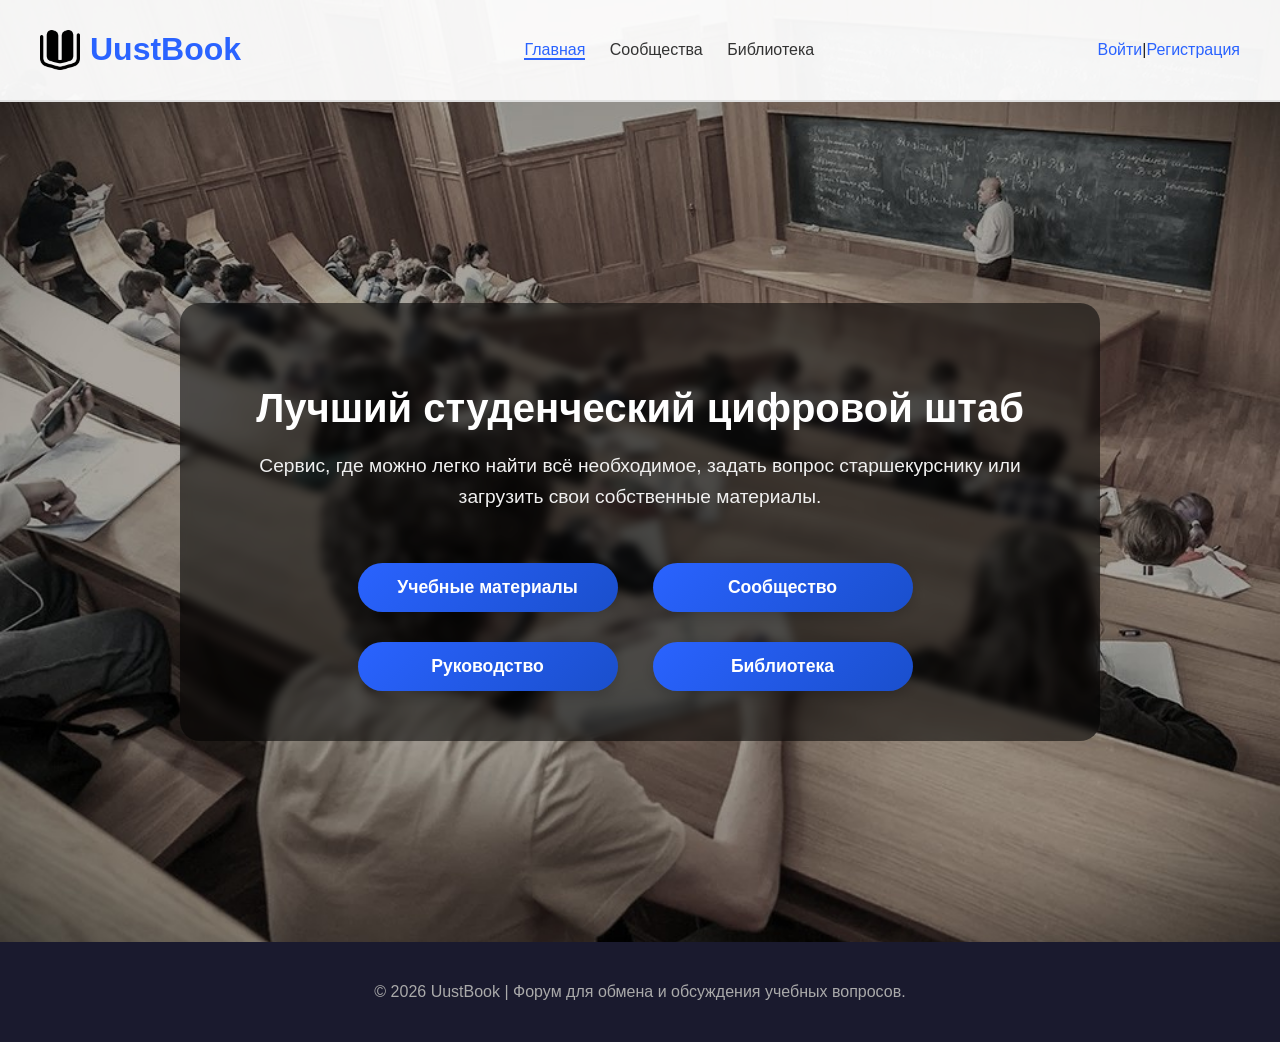
<file: index.html>
<!DOCTYPE html>
<html lang="ru">
<head>
  <meta charset="UTF-8">
  <meta name="viewport" content="width=device-width, initial-scale=1.0">
  <title>UustBook — Главная</title>
  <link rel="stylesheet" href="style.css">
  <style>
    .hero {
      min-height: 80vh;
      display: flex;
      align-items: center;
      justify-content: center;
      text-align: center;
      padding: 60px 20px;
    }
    
    .hero-text {
      max-width: 800px;
      margin: 0 auto;
      background: rgba(0, 0, 0, 0.55);
      padding: 50px 60px;
      border-radius: 20px;
      backdrop-filter: blur(5px);
    }
    
    .hero-text h2 {
      font-size: 2.5rem;
      margin-bottom: 20px;
      color: #fff;
    }
    
    .hero-text p {
      font-size: 1.2rem;
      line-height: 1.6;
      margin-bottom: 40px;
      color: #f0f0f0;
    }
    
    .hero-buttons {
      display: flex;
      flex-direction: column;
      align-items: center;
      gap: 20px;
    }
    
    .button-row {
      display: flex;
      justify-content: center;
      gap: 25px;
      flex-wrap: wrap;
    }
    
    .hero-buttons .btn {
      background: linear-gradient(135deg, #2a63ff 0%, #1a4fcc 100%);
      color: white;
      padding: 14px 20px;
      font-size: 1.1rem;
      font-weight: 600;
      border-radius: 50px;
      transition: all 0.3s ease;
      box-shadow: 0 4px 15px rgba(0, 0, 0, 0.2);
      text-decoration: none;
      display: inline-block;
      text-align: center;
      min-width: 220px;
      width: 220px;
    }
    
    .hero-buttons .btn:hover {
      transform: translateY(-3px);
      box-shadow: 0 8px 25px rgba(0, 0, 0, 0.3);
      background: linear-gradient(135deg, #3a73ff 0%, #2a5fdc 100%);
    }
    
    @media (max-width: 600px) {
      .hero-text {
        padding: 30px 25px;
      }
      
      .hero-text h2 {
        font-size: 1.8rem;
      }
      
      .hero-text p {
        font-size: 1rem;
      }
      
      .button-row {
        flex-direction: column;
        gap: 15px;
      }
      
      .hero-buttons .btn {
        min-width: 200px;
        width: 200px;
        padding: 12px 16px;
        font-size: 1rem;
      }
    }
    
    header {
      background: rgba(255, 255, 255, 0.95);
      box-shadow: 0 2px 10px rgba(0, 0, 0, 0.1);
    }
    
    .logo h1 {
      color: #2a63ff;
    }
    
    nav a {
      color: #333;
      transition: color 0.3s;
    }
    
    nav a:hover, nav a.active {
      color: #2a63ff;
    }
    
    .auth a {
      color: #2a63ff;
      text-decoration: none;
    }
    
    /* Стили для блока пользователя */
    .user-info {
      display: flex;
      align-items: center;
      gap: 15px;
    }
    
    #userName {
      color: #2a63ff;
      font-weight: 500;
    }
    
    .logout-btn {
      background: #dc3545;
      color: white;
      border: none;
      padding: 6px 12px;
      border-radius: 6px;
      cursor: pointer;
      font-size: 14px;
    }
    
    .logout-btn:hover {
      background: #c82333;
    }
    
    footer {
      background: #1a1a2e;
      color: #aaa;
      text-align: center;
      padding: 25px;
      margin-top: 0;
    }
  </style>
</head>
<body>
  <header>
    <div class="logo">
      <img src="book-open-cover.png" alt="UustBook logo">
      <h1>UustBook</h1>
    </div>
    <nav>
      <a href="index.html" class="active">Главная</a>
      <a href="groups.html">Сообщества</a>
      <a href="library.html">Библиотека</a>
    </nav>
    <!-- Блок для неавторизованных пользователей -->
    <div class="auth" id="authBlock">
      <a href="login.html">Войти</a> | 
      <a href="register.html">Регистрация</a>
    </div>
    <!-- Блок для авторизованных пользователей -->
    <div class="user-info" id="userInfo" style="display: none;">
      <span id="userName"></span>
      <button onclick="logout()" class="logout-btn">Выйти</button>
    </div>
  </header>

  <main class="hero">
    <section class="hero-text">
      <h2>Лучший студенческий цифровой штаб</h2>
      <p>Сервис, где можно легко найти всё необходимое, задать вопрос старшекурснику или загрузить свои собственные материалы.</p>
      <div class="hero-buttons">
        <div class="button-row">
          <a href="educational-materials.html" class="btn">Учебные материалы</a>
          <a href="groups.html" class="btn">Сообщество</a>
        </div>
        <div class="button-row">
          <a href="guide.html" class="btn">Руководство</a>
          <a href="library.html" class="btn">Библиотека</a>
        </div>
      </div>
    </section>
  </main>

  <footer>
    <p>© 2026 UustBook | Форум для обмена и обсуждения учебных вопросов.</p>
  </footer>

  <script src="database.js"></script>
  <script>
    // Глобальная переменная для текущего пользователя
    let currentUser = null;

    // Функция обновления интерфейса в зависимости от авторизации
    function updateUI() {
      const authBlock = document.getElementById('authBlock');
      const userInfo = document.getElementById('userInfo');
      const userNameSpan = document.getElementById('userName');
      
      if (currentUser) {
        // Пользователь авторизован
        authBlock.style.display = 'none';
        userInfo.style.display = 'flex';
        userNameSpan.textContent = currentUser.fullname;
      } else {
        // Пользователь не авторизован
        authBlock.style.display = 'flex';
        userInfo.style.display = 'none';
      }
    }

    // Функция выхода
    async function logout() {
      if (db && typeof db.logout === 'function') {
        db.logout();
      }
      currentUser = null;
      updateUI();
      window.location.href = 'index.html';
    }

    // Основная функция инициализации
    async function initPage() {
      try {
        // Проверяем, что db существует и ждем его готовности
        if (!db) {
          console.error('База данных не найдена');
          return;
        }
        
        // Ждем готовности базы данных
        if (typeof db.waitForReady === 'function') {
          await db.waitForReady();
        }
        
        console.log('База данных готова');
        
        // Получаем текущего пользователя
        if (typeof db.getCurrentUser === 'function') {
          currentUser = db.getCurrentUser();
        }
        
        // Обновляем интерфейс
        updateUI();
        
        console.log('Текущий пользователь:', currentUser);
      } catch (error) {
        console.error('Ошибка инициализации:', error);
      }
    }

    // Запускаем инициализацию после загрузки страницы
    window.addEventListener('DOMContentLoaded', initPage);
  </script>
</body>
</html>
</file>
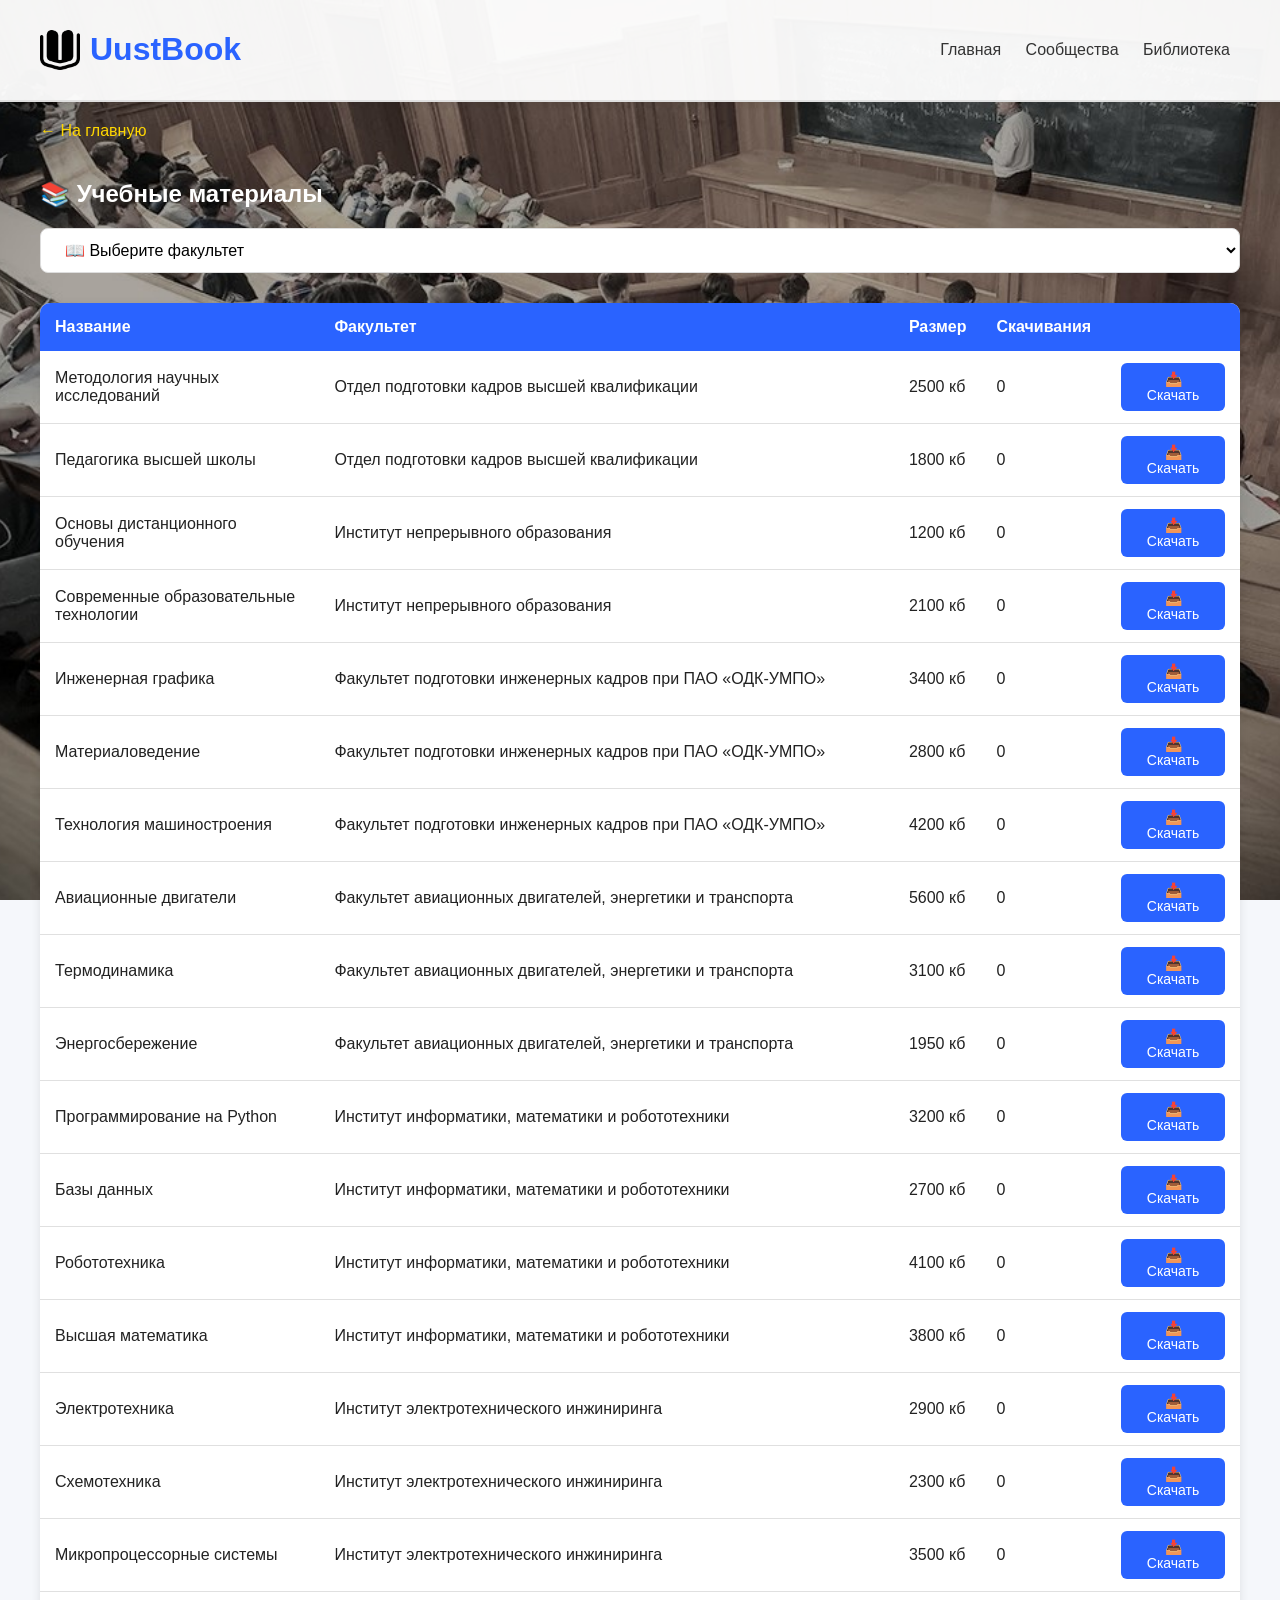
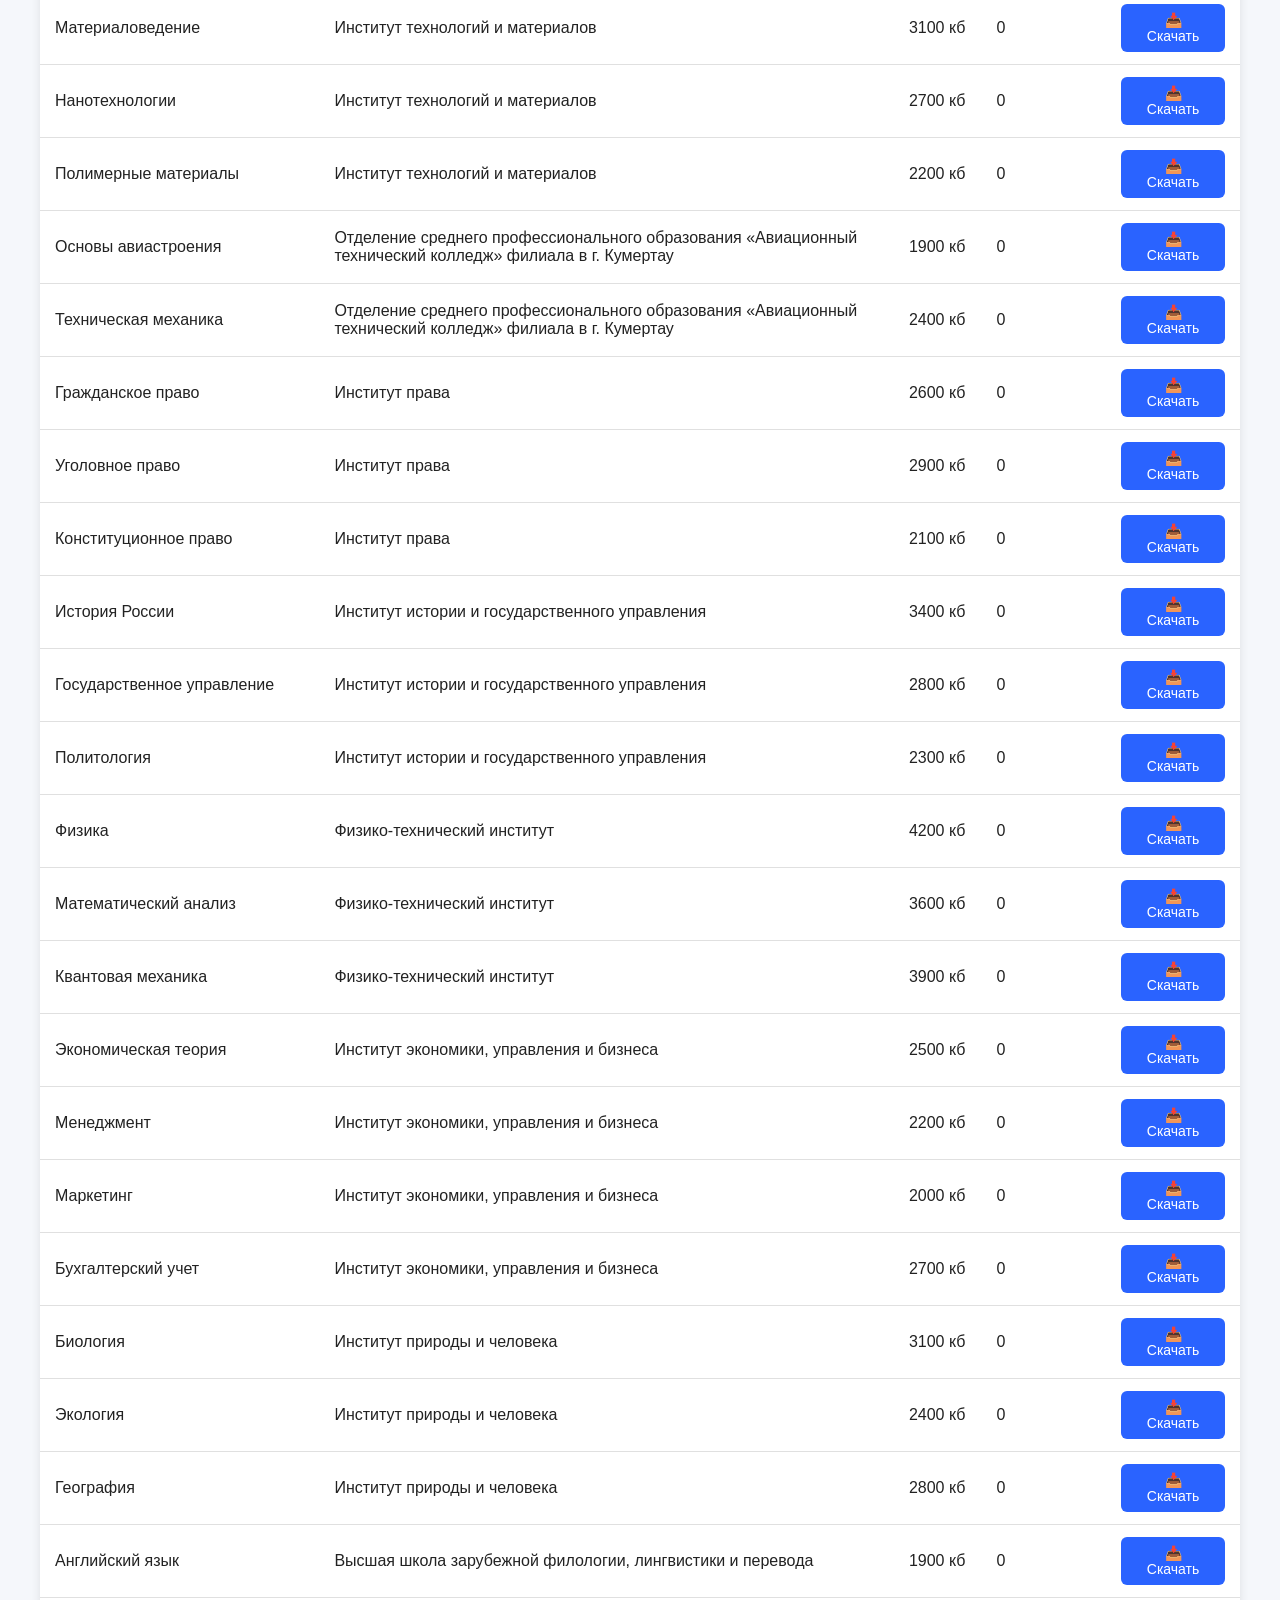
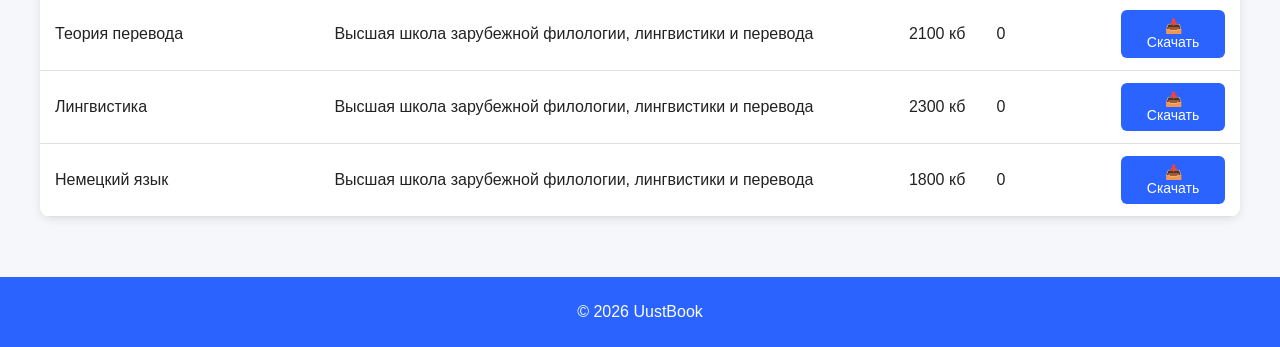
<file: educational-materials.html>
<!DOCTYPE html>
<html lang="ru">
<head>
  <meta charset="UTF-8">
  <meta name="viewport" content="width=device-width, initial-scale=1.0">
  <title>UustBook — Учебные материалы</title>
  <link rel="stylesheet" href="style.css">
  <style>
    .content {
      max-width: 1200px;
      margin: 0 auto;
      padding: 20px;
    }
    
    .content h2 {
      color: white;
      margin-bottom: 20px;
    }
    
    .faculty-select {
      width: 100%;
      padding: 12px 20px;
      margin-bottom: 30px;
      border: 1px solid #ddd;
      border-radius: 8px;
      font-size: 16px;
      background: white;
      cursor: pointer;
      box-sizing: border-box;
    }
    
    .faculty-select:focus {
      outline: none;
      border-color: #2a63ff;
      box-shadow: 0 0 5px rgba(42, 99, 255, 0.3);
    }
    
    .materials-table {
      width: 100%;
      background: white;
      border-radius: 10px;
      overflow: hidden;
      box-shadow: 0 2px 10px rgba(0,0,0,0.1);
    }
    
    .materials-table table {
      width: 100%;
      border-collapse: collapse;
    }
    
    .materials-table th {
      background: #2a63ff;
      color: white;
      padding: 15px;
      text-align: left;
      font-weight: 600;
    }
    
    .materials-table td {
      padding: 12px 15px;
      border-bottom: 1px solid #e0e0e0;
    }
    
    .materials-table tr:hover {
      background: #f5f5f5;
    }
    
    .download-btn {
      background: #2a63ff;
      color: white;
      border: none;
      padding: 8px 20px;
      border-radius: 6px;
      cursor: pointer;
      font-size: 14px;
      transition: background 0.3s;
    }
    
    .download-btn:hover {
      background: #1a4fcc;
    }
    
    .back-link {
      display: inline-block;
      margin-bottom: 20px;
      color: #ffd700;
      text-decoration: none;
    }
    
    .back-link:hover {
      text-decoration: underline;
    }
    
    .no-materials {
      text-align: center;
      padding: 40px;
      color: #999;
      font-size: 16px;
    }
    
    header {
      background: rgba(255, 255, 255, 0.95);
      box-shadow: 0 2px 10px rgba(0, 0, 0, 0.1);
    }
    
    .logo h1 {
      color: #2a63ff;
    }
    
    nav a {
      color: #333;
      transition: color 0.3s;
    }
    
    nav a:hover, nav a.active {
      color: #2a63ff;
    }
    
    .user-info {
      display: flex;
      align-items: center;
      gap: 15px;
    }
    
    #userName {
      color: #2a63ff;
      font-weight: 500;
    }
    
    .logout-btn {
      background: #dc3545;
      color: white;
      border: none;
      padding: 6px 12px;
      border-radius: 6px;
      cursor: pointer;
      font-size: 14px;
    }
    
    .logout-btn:hover {
      background: #c82333;
    }
  </style>
</head>
<body>
  <header>
    <div class="logo">
      <img src="book-open-cover.png" alt="UustBook logo">
      <h1>UustBook</h1>
    </div>
    <nav>
      <a href="index.html">Главная</a>
      <a href="groups.html">Сообщества</a>
      <a href="library.html">Библиотека</a>
    </nav>
    <div class="user-info" id="userInfo" style="display: none;">
      <span id="userName"></span>
      <button onclick="logout()" class="logout-btn">Выйти</button>
    </div>
  </header>

  <main class="content">
    <a href="index.html" class="back-link">← На главную</a>
    <h2>📚 Учебные материалы</h2>
    
    <select id="facultySelect" class="faculty-select">
      <option value="">📖 Выберите факультет</option>
      <option value="Отдел подготовки кадров высшей квалификации">🎓 Отдел подготовки кадров высшей квалификации</option>
      <option value="Институт непрерывного образования">📚 Институт непрерывного образования</option>
      <option value="Факультет подготовки инженерных кадров при ПАО «ОДК-УМПО»">🔧 Факультет подготовки инженерных кадров при ПАО «ОДК-УМПО»</option>
      <option value="Факультет авиационных двигателей, энергетики и транспорта">✈️ Факультет авиационных двигателей, энергетики и транспорта</option>
      <option value="Институт информатики, математики и робототехники">💻 Институт информатики, математики и робототехники</option>
      <option value="Институт электротехнического инжиниринга">⚡ Институт электротехнического инжиниринга</option>
      <option value="Институт технологий и материалов">🏭 Институт технологий и материалов</option>
      <option value="Отделение среднего профессионального образования «Авиационный технический колледж» филиала в г. Кумертау">✈️ Отделение среднего профессионального образования «Авиационный технический колледж» филиала в г. Кумертау</option>
      <option value="Институт права">⚖️ Институт права</option>
      <option value="Институт истории и государственного управления">📜 Институт истории и государственного управления</option>
      <option value="Физико-технический институт">🔬 Физико-технический институт</option>
      <option value="Институт экономики, управления и бизнеса">📊 Институт экономики, управления и бизнеса</option>
      <option value="Институт природы и человека">🌿 Институт природы и человека</option>
      <option value="Высшая школа зарубежной филологии, лингвистики и перевода">🌍 Высшая школа зарубежной филологии, лингвистики и перевода</option>
    </select>
    
    <div class="materials-table">
      <table id="materialsTable">
        <thead>
          <tr>
            <th>Название</th>
            <th>Факультет</th>
            <th>Размер</th>
            <th>Скачивания</th>
            <th></th>
          </tr>
        </thead>
        <tbody id="materialsBody">
          <tr><td colspan="5" style="text-align: center;">Загрузка...</td></tr>
        </tbody>
      </table>
    </div>
  </main>

  <footer>
    <p>© 2026 UustBook</p>
  </footer>

  <script src="database.js"></script>
  <script>
    // База данных материалов по факультетам
    const materialsData = [
      { title: "Методология научных исследований", faculty: "Отдел подготовки кадров высшей квалификации", size: "2500 кб", downloads: 0 },
      { title: "Педагогика высшей школы", faculty: "Отдел подготовки кадров высшей квалификации", size: "1800 кб", downloads: 0 },
      { title: "Основы дистанционного обучения", faculty: "Институт непрерывного образования", size: "1200 кб", downloads: 0 },
      { title: "Современные образовательные технологии", faculty: "Институт непрерывного образования", size: "2100 кб", downloads: 0 },
      { title: "Инженерная графика", faculty: "Факультет подготовки инженерных кадров при ПАО «ОДК-УМПО»", size: "3400 кб", downloads: 0 },
      { title: "Материаловедение", faculty: "Факультет подготовки инженерных кадров при ПАО «ОДК-УМПО»", size: "2800 кб", downloads: 0 },
      { title: "Технология машиностроения", faculty: "Факультет подготовки инженерных кадров при ПАО «ОДК-УМПО»", size: "4200 кб", downloads: 0 },
      { title: "Авиационные двигатели", faculty: "Факультет авиационных двигателей, энергетики и транспорта", size: "5600 кб", downloads: 0 },
      { title: "Термодинамика", faculty: "Факультет авиационных двигателей, энергетики и транспорта", size: "3100 кб", downloads: 0 },
      { title: "Энергосбережение", faculty: "Факультет авиационных двигателей, энергетики и транспорта", size: "1950 кб", downloads: 0 },
      { title: "Программирование на Python", faculty: "Институт информатики, математики и робототехники", size: "3200 кб", downloads: 0 },
      { title: "Базы данных", faculty: "Институт информатики, математики и робототехники", size: "2700 кб", downloads: 0 },
      { title: "Робототехника", faculty: "Институт информатики, математики и робототехники", size: "4100 кб", downloads: 0 },
      { title: "Высшая математика", faculty: "Институт информатики, математики и робототехники", size: "3800 кб", downloads: 0 },
      { title: "Электротехника", faculty: "Институт электротехнического инжиниринга", size: "2900 кб", downloads: 0 },
      { title: "Схемотехника", faculty: "Институт электротехнического инжиниринга", size: "2300 кб", downloads: 0 },
      { title: "Микропроцессорные системы", faculty: "Институт электротехнического инжиниринга", size: "3500 кб", downloads: 0 },
      { title: "Материаловедение", faculty: "Институт технологий и материалов", size: "3100 кб", downloads: 0 },
      { title: "Нанотехнологии", faculty: "Институт технологий и материалов", size: "2700 кб", downloads: 0 },
      { title: "Полимерные материалы", faculty: "Институт технологий и материалов", size: "2200 кб", downloads: 0 },
      { title: "Основы авиастроения", faculty: "Отделение среднего профессионального образования «Авиационный технический колледж» филиала в г. Кумертау", size: "1900 кб", downloads: 0 },
      { title: "Техническая механика", faculty: "Отделение среднего профессионального образования «Авиационный технический колледж» филиала в г. Кумертау", size: "2400 кб", downloads: 0 },
      { title: "Гражданское право", faculty: "Институт права", size: "2600 кб", downloads: 0 },
      { title: "Уголовное право", faculty: "Институт права", size: "2900 кб", downloads: 0 },
      { title: "Конституционное право", faculty: "Институт права", size: "2100 кб", downloads: 0 },
      { title: "История России", faculty: "Институт истории и государственного управления", size: "3400 кб", downloads: 0 },
      { title: "Государственное управление", faculty: "Институт истории и государственного управления", size: "2800 кб", downloads: 0 },
      { title: "Политология", faculty: "Институт истории и государственного управления", size: "2300 кб", downloads: 0 },
      { title: "Физика", faculty: "Физико-технический институт", size: "4200 кб", downloads: 0 },
      { title: "Математический анализ", faculty: "Физико-технический институт", size: "3600 кб", downloads: 0 },
      { title: "Квантовая механика", faculty: "Физико-технический институт", size: "3900 кб", downloads: 0 },
      { title: "Экономическая теория", faculty: "Институт экономики, управления и бизнеса", size: "2500 кб", downloads: 0 },
      { title: "Менеджмент", faculty: "Институт экономики, управления и бизнеса", size: "2200 кб", downloads: 0 },
      { title: "Маркетинг", faculty: "Институт экономики, управления и бизнеса", size: "2000 кб", downloads: 0 },
      { title: "Бухгалтерский учет", faculty: "Институт экономики, управления и бизнеса", size: "2700 кб", downloads: 0 },
      { title: "Биология", faculty: "Институт природы и человека", size: "3100 кб", downloads: 0 },
      { title: "Экология", faculty: "Институт природы и человека", size: "2400 кб", downloads: 0 },
      { title: "География", faculty: "Институт природы и человека", size: "2800 кб", downloads: 0 },
      { title: "Английский язык", faculty: "Высшая школа зарубежной филологии, лингвистики и перевода", size: "1900 кб", downloads: 0 },
      { title: "Теория перевода", faculty: "Высшая школа зарубежной филологии, лингвистики и перевода", size: "2100 кб", downloads: 0 },
      { title: "Лингвистика", faculty: "Высшая школа зарубежной филологии, лингвистики и перевода", size: "2300 кб", downloads: 0 },
      { title: "Немецкий язык", faculty: "Высшая школа зарубежной филологии, лингвистики и перевода", size: "1800 кб", downloads: 0 }
    ];
    
    let currentUser = null;
    
    // Загружаем сохраненные счетчики скачиваний из localStorage
    function loadDownloads() {
      const saved = localStorage.getItem('educationalDownloads');
      if (saved) {
        const downloads = JSON.parse(saved);
        for (let i = 0; i < materialsData.length; i++) {
          if (downloads[i]) {
            materialsData[i].downloads = downloads[i];
          }
        }
      }
    }
    
    // Сохраняем счетчики скачиваний
    function saveDownloads() {
      const downloads = materialsData.map(m => m.downloads);
      localStorage.setItem('educationalDownloads', JSON.stringify(downloads));
    }
    
    // Функция скачивания - ВСЕГДА скачивает 3.txt
    function downloadFile(materialIndex, materialTitle) {
      // Увеличиваем счетчик скачиваний
      materialsData[materialIndex].downloads++;
      saveDownloads();
      
      // Скачиваем файл 3.txt
      const link = document.createElement('a');
      link.href = '3.txt';
      link.download = '3.txt';
      document.body.appendChild(link);
      link.click();
      document.body.removeChild(link);
      
      // Обновляем отображение
      const faculty = document.getElementById('facultySelect').value;
      displayMaterials(faculty);
      
      console.log(`Скачан файл 3.txt для материала: ${materialTitle}`);
    }
    
    // Отображение материалов
    function displayMaterials(faculty) {
      const tbody = document.getElementById('materialsBody');
      tbody.innerHTML = '';
      
      let filteredMaterials;
      if (faculty === '') {
        filteredMaterials = materialsData;
      } else {
        filteredMaterials = materialsData.filter(m => m.faculty === faculty);
      }
      
      if (filteredMaterials.length === 0) {
        tbody.innerHTML = '<tr><td colspan="5" class="no-materials">Нет материалов для выбранного факультета</td></tr>';
        return;
      }
      
      for (let i = 0; i < filteredMaterials.length; i++) {
        const material = filteredMaterials[i];
        const originalIndex = materialsData.findIndex(m => m.title === material.title && m.faculty === material.faculty);
        
        const row = tbody.insertRow();
        row.insertCell(0).textContent = material.title;
        row.insertCell(1).textContent = material.faculty;
        row.insertCell(2).textContent = material.size;
        
        const downloadsCell = row.insertCell(3);
        downloadsCell.textContent = material.downloads;
        downloadsCell.className = 'downloads-count';
        
        const actionCell = row.insertCell(4);
        const downloadBtn = document.createElement('button');
        downloadBtn.textContent = '📥 Скачать';
        downloadBtn.className = 'download-btn';
        
        // Создаем замыкание с правильными индексами
        const idx = originalIndex;
        const title = material.title;
        downloadBtn.onclick = function() {
          downloadFile(idx, title);
        };
        
        actionCell.appendChild(downloadBtn);
      }
    }
    
    // Инициализация страницы
    window.onload = async function() {
      // Ждем готовности базы данных
      if (db && typeof db.waitForReady === 'function') {
        await db.waitForReady();
      }
      
      // Получаем текущего пользователя
      if (db && typeof db.getCurrentUser === 'function') {
        currentUser = db.getCurrentUser();
      }
      
      if (currentUser) {
        document.getElementById('userInfo').style.display = 'flex';
        document.getElementById('userName').textContent = currentUser.fullname;
      }
      
      // Загружаем счетчики и отображаем материалы
      loadDownloads();
      displayMaterials('');
      
      // Обработчик выбора факультета
      document.getElementById('facultySelect').addEventListener('change', function() {
        displayMaterials(this.value);
      });
    };
    
    // Функция выхода
    async function logout() {
      if (db && typeof db.logout === 'function') {
        db.logout();
      }
      window.location.href = 'index.html';
    }
  </script>
</body>
</html>
</file>
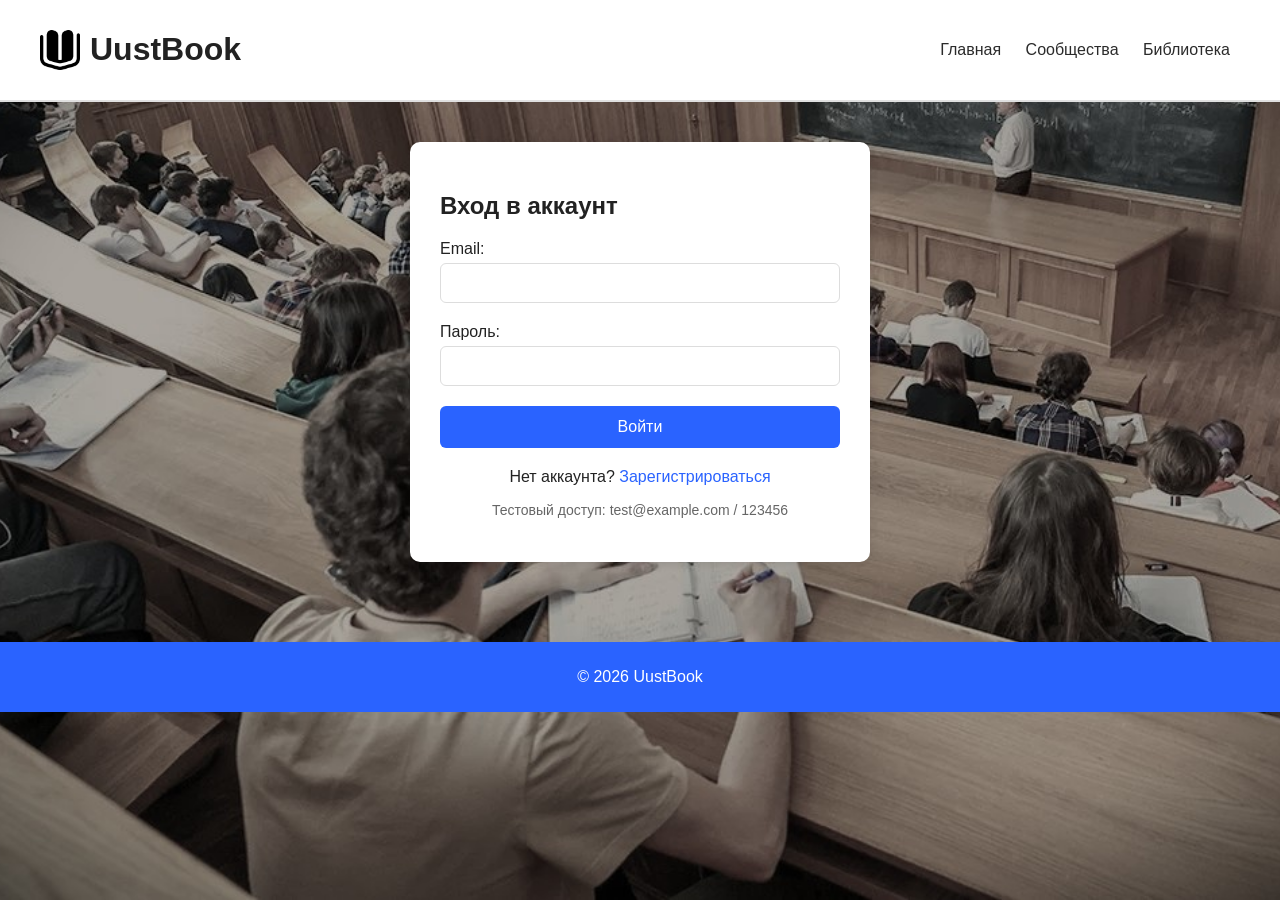
<file: group-chat.html>
<!DOCTYPE html>
<html lang="ru">
<head>
  <meta charset="UTF-8">
  <meta name="viewport" content="width=device-width, initial-scale=1.0">
  <title>UustBook — Чат группы</title>
  <link rel="stylesheet" href="style.css">
  <style>
    .chat-container {
      background: white;
      border-radius: 10px;
      padding: 20px;
      margin-top: 20px;
    }
    
    .messages {
      height: 400px;
      overflow-y: auto;
      border: 1px solid #e0e0e0;
      padding: 15px;
      border-radius: 8px;
      margin-bottom: 20px;
      background: #f9f9f9;
    }
    
    .message {
      margin-bottom: 15px;
      padding: 10px;
      border-radius: 8px;
      background: white;
      box-shadow: 0 1px 2px rgba(0,0,0,0.1);
    }
    
    .message-author {
      font-weight: bold;
      color: #2a63ff;
      margin-bottom: 5px;
    }
    
    .message-time {
      font-size: 0.8em;
      color: #999;
      margin-left: 10px;
    }
    
    .message-text {
      margin-top: 5px;
      line-height: 1.4;
    }
    
    .message-input {
      display: flex;
      gap: 10px;
    }
    
    .message-input textarea {
      flex: 1;
      padding: 10px;
      border: 1px solid #ddd;
      border-radius: 6px;
      font-family: inherit;
      resize: vertical;
    }
    
    .message-input button {
      padding: 10px 20px;
      align-self: flex-end;
    }
    
    .back-link {
      display: inline-block;
      margin-bottom: 20px;
      color: #2a63ff;
      text-decoration: none;
    }
  </style>
</head>
<body>
  <header>
    <div class="logo">
      <img src="book-open-cover.png" alt="UustBook logo">
      <h1>UustBook</h1>
    </div>
    <nav>
      <a href="index.html">Главная</a>
      <a href="groups.html">Сообщества</a>
      <a href="library.html">Библиотека</a>
    </nav>
    <div class="user-info" id="userInfo">
      <span id="userName"></span>
      <button onclick="logout()" class="logout-btn">Выйти</button>
    </div>
  </header>

  <main class="content">
    <a href="groups.html" class="back-link">← Назад к группам</a>
    <h2 id="groupName" style="color: white;">Загрузка...</h2>
    
    <div class="chat-container">
      <div class="messages" id="messages">
        <!-- Сообщения будут здесь -->
      </div>
      
      <div class="message-input">
        <textarea id="messageText" rows="3" placeholder="Введите ваше сообщение..."></textarea>
        <button onclick="sendMessage()">Отправить</button>
      </div>
    </div>
  </main>

  <footer>
    <p>© 2026 UustBook</p>
  </footer>

  <script src="database.js"></script>
  <script>
    let currentUser = null;
    let currentGroup = null;
    let groupId = null;

    window.onload = async function() {
      currentUser = db.getCurrentUser();
      
      if (!currentUser) {
        window.location.href = 'login.html';
        return;
      }
      
      document.getElementById('userName').textContent = currentUser.fullname;
      
      // Получаем ID группы из URL
      const urlParams = new URLSearchParams(window.location.search);
      groupId = parseInt(urlParams.get('id'));
      
      if (!groupId) {
        window.location.href = 'groups.html';
        return;
      }
      
      // Загружаем информацию о группе
      currentGroup = await db.getById('groups', groupId);
      if (!currentGroup) {
        window.location.href = 'groups.html';
        return;
      }
      
      document.getElementById('groupName').textContent = currentGroup.name;
      
      // Проверяем, состоит ли пользователь в группе
      const userGroups = await db.getUserGroups(currentUser.id);
      const isMember = userGroups.some(g => g.id === groupId);
      
      if (!isMember) {
        alert('Вы не состоите в этой группе');
        window.location.href = 'groups.html';
        return;
      }
      
      // Загружаем сообщения
      await loadMessages();
      
      // Автоматически обновляем сообщения каждые 3 секунды
      setInterval(loadMessages, 3000);
    };
    
    async function loadMessages() {
      const messages = await db.getGroupMessages(groupId);
      const messagesDiv = document.getElementById('messages');
      
      messagesDiv.innerHTML = '';
      
      for (const msg of messages) {
        const user = await db.getById('users', msg.userId);
        const messageDiv = document.createElement('div');
        messageDiv.className = 'message';
        
        const time = new Date(msg.createdAt).toLocaleString();
        
        messageDiv.innerHTML = `
          <div class="message-author">
            ${user ? user.fullname : 'Пользователь'}
            <span class="message-time">${time}</span>
          </div>
          <div class="message-text">${escapeHtml(msg.text)}</div>
        `;
        
        messagesDiv.appendChild(messageDiv);
      }
      
      // Прокручиваем вниз
      messagesDiv.scrollTop = messagesDiv.scrollHeight;
    }
    
    async function sendMessage() {
      const textarea = document.getElementById('messageText');
      const text = textarea.value.trim();
      
      if (!text) {
        alert('Введите сообщение');
        return;
      }
      
      try {
        await db.addMessage(groupId, currentUser.id, text);
        textarea.value = '';
        await loadMessages();
      } catch (error) {
        alert('Ошибка при отправке сообщения');
      }
    }
    
    function escapeHtml(text) {
      const div = document.createElement('div');
      div.textContent = text;
      return div.innerHTML;
    }
    
    async function logout() {
      db.logout();
      window.location.href = 'index.html';
    }
  </script>
</body>
</html>
</file>
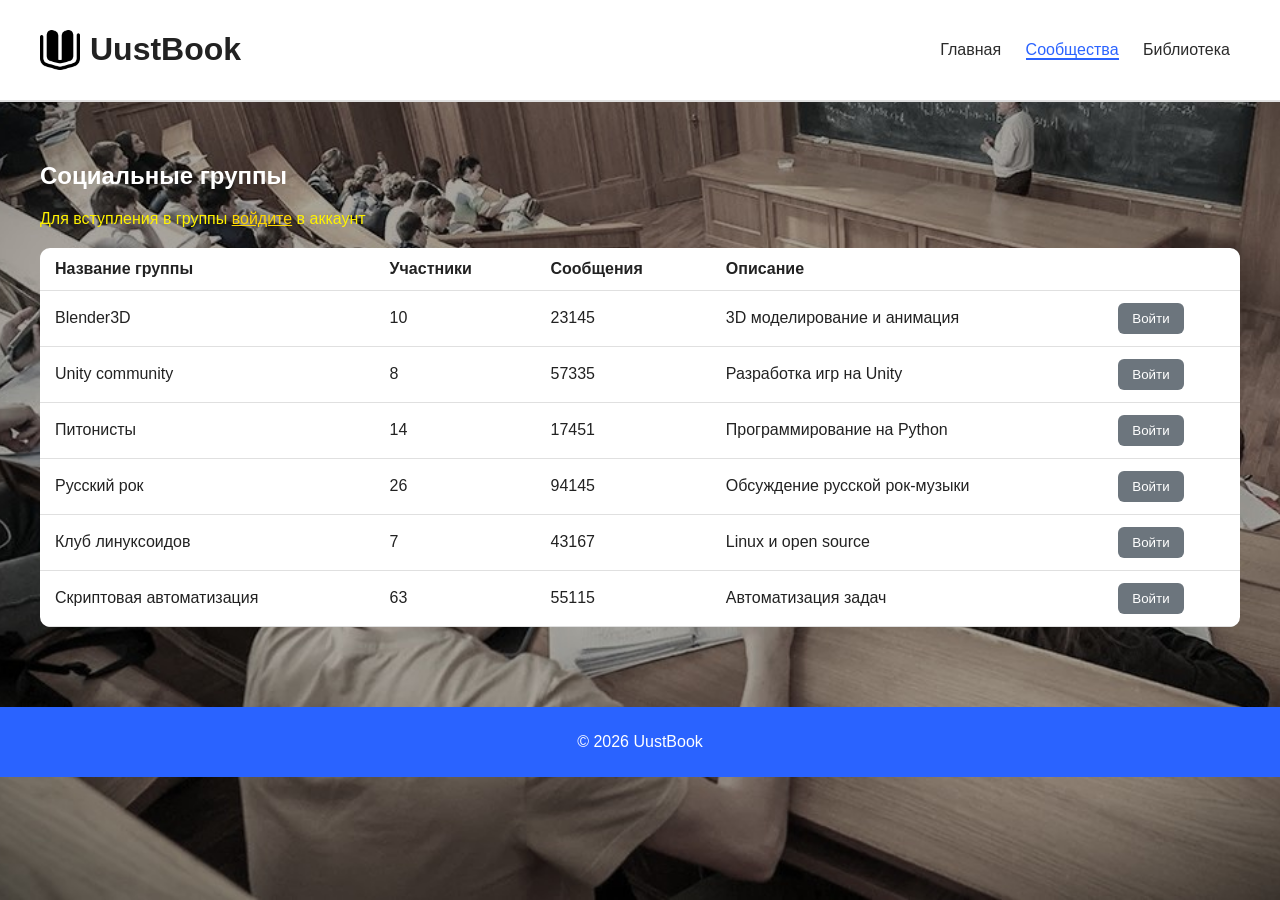
<file: groups.html>
<!DOCTYPE html>
<html lang="ru">
<head>
  <meta charset="UTF-8">
  <meta name="viewport" content="width=device-width, initial-scale=1.0">
  <title>UustBook — Социальные группы</title>
  <link rel="stylesheet" href="style.css">
</head>
<body>
  <header>
    <div class="logo">
      <img src="book-open-cover.png" alt="UustBook logo">
      <h1>UustBook</h1>
    </div>
    <nav>
      <a href="index.html">Главная</a>
      <a href="groups.html" class="active">Сообщества</a>
      <a href="library.html">Библиотека</a>
    </nav>
    <div class="user-info" id="userInfo" style="display: none;">
      <span id="userName"></span>
      <button onclick="logout()" class="logout-btn">Выйти</button>
    </div>
  </header>

  <main class="content">
    <h2 style="color: white;">Социальные группы</h2>
    <p id="userStatus" style="color: rgb(255, 242, 0);"></p>

    <div id="groupsContainer">
      <table class="group-table">
        <thead>
          <tr><th>Название группы</th><th>Участники</th><th>Сообщения</th><th>Описание</th><th></th></tr>
        </thead>
        <tbody id="groupsList">
          <tr><td colspan="5" style="text-align: center;">Загрузка...</td></tr>
        </tbody>
      </table>
    </div>
  </main>

  <footer>
    <p>© 2026 UustBook</p>
  </footer>

  <script src="database.js"></script>
  <script>
    let currentUser = null;
    let userGroups = [];

    window.onload = async function() {
      // Ждем готовности базы данных
      await db.waitForReady();
      console.log('База данных готова, загружаем группы...');
      
      currentUser = db.getCurrentUser();
      
      if (currentUser) {
        document.getElementById('userInfo').style.display = 'flex';
        document.getElementById('userName').textContent = currentUser.fullname;
        document.getElementById('userStatus').textContent = 'Вы можете вступать в группы';
        userGroups = await db.getUserGroups(currentUser.id);
        console.log('Группы пользователя:', userGroups);
      } else {
        document.getElementById('userStatus').innerHTML = 'Для вступления в группы <a href="login.html" style="color: #ffd700;">войдите</a> в аккаунт';
      }
      
      await loadGroups();
    };
    
    async function loadGroups() {
      try {
        const groups = await db.getAll('groups');
        console.log('Загружены группы:', groups);
        
        const tbody = document.getElementById('groupsList');
        
        if (!groups || groups.length === 0) {
          tbody.innerHTML = '<tr><td colspan="5" style="text-align: center;">Группы не найдены</td></tr>';
          return;
        }
        
        tbody.innerHTML = '';
        
        for (const group of groups) {
          const isMember = currentUser && userGroups.some(g => g.id === group.id);
          
          const row = tbody.insertRow();
          row.insertCell(0).textContent = group.name;
          row.insertCell(1).textContent = group.members;
          row.insertCell(2).textContent = group.messages;
          row.insertCell(3).textContent = group.description;
          
          const actionCell = row.insertCell(4);
          
          if (isMember) {
            const chatBtn = document.createElement('button');
            chatBtn.textContent = 'Перейти в чат';
            chatBtn.style.background = '#28a745';
            chatBtn.onclick = () => window.location.href = `group-chat.html?id=${group.id}`;
            actionCell.appendChild(chatBtn);
          } else if (currentUser) {
            const joinBtn = document.createElement('button');
            joinBtn.textContent = 'Вступить';
            joinBtn.onclick = () => joinGroup(group.id);
            actionCell.appendChild(joinBtn);
          } else {
            const loginBtn = document.createElement('button');
            loginBtn.textContent = 'Войти';
            loginBtn.style.background = '#6c757d';
            loginBtn.onclick = () => window.location.href = 'login.html';
            actionCell.appendChild(loginBtn);
          }
        }
      } catch (error) {
        console.error('Ошибка загрузки групп:', error);
        document.getElementById('groupsList').innerHTML = '<tr><td colspan="5" style="text-align: center; color: red;">Ошибка загрузки групп</td></tr>';
      }
    }
    
    async function joinGroup(groupId) {
      if (!currentUser) {
        alert('Войдите в аккаунт');
        window.location.href = 'login.html';
        return;
      }
      
      try {
        await db.joinGroup(currentUser.id, groupId);
        alert('Вы вступили в группу!');
        userGroups = await db.getUserGroups(currentUser.id);
        await loadGroups();
      } catch (error) {
        alert(error.message);
      }
    }
    
    async function logout() {
      db.logout();
      window.location.href = 'index.html';
    }
  </script>
</body>
</html>
</file>
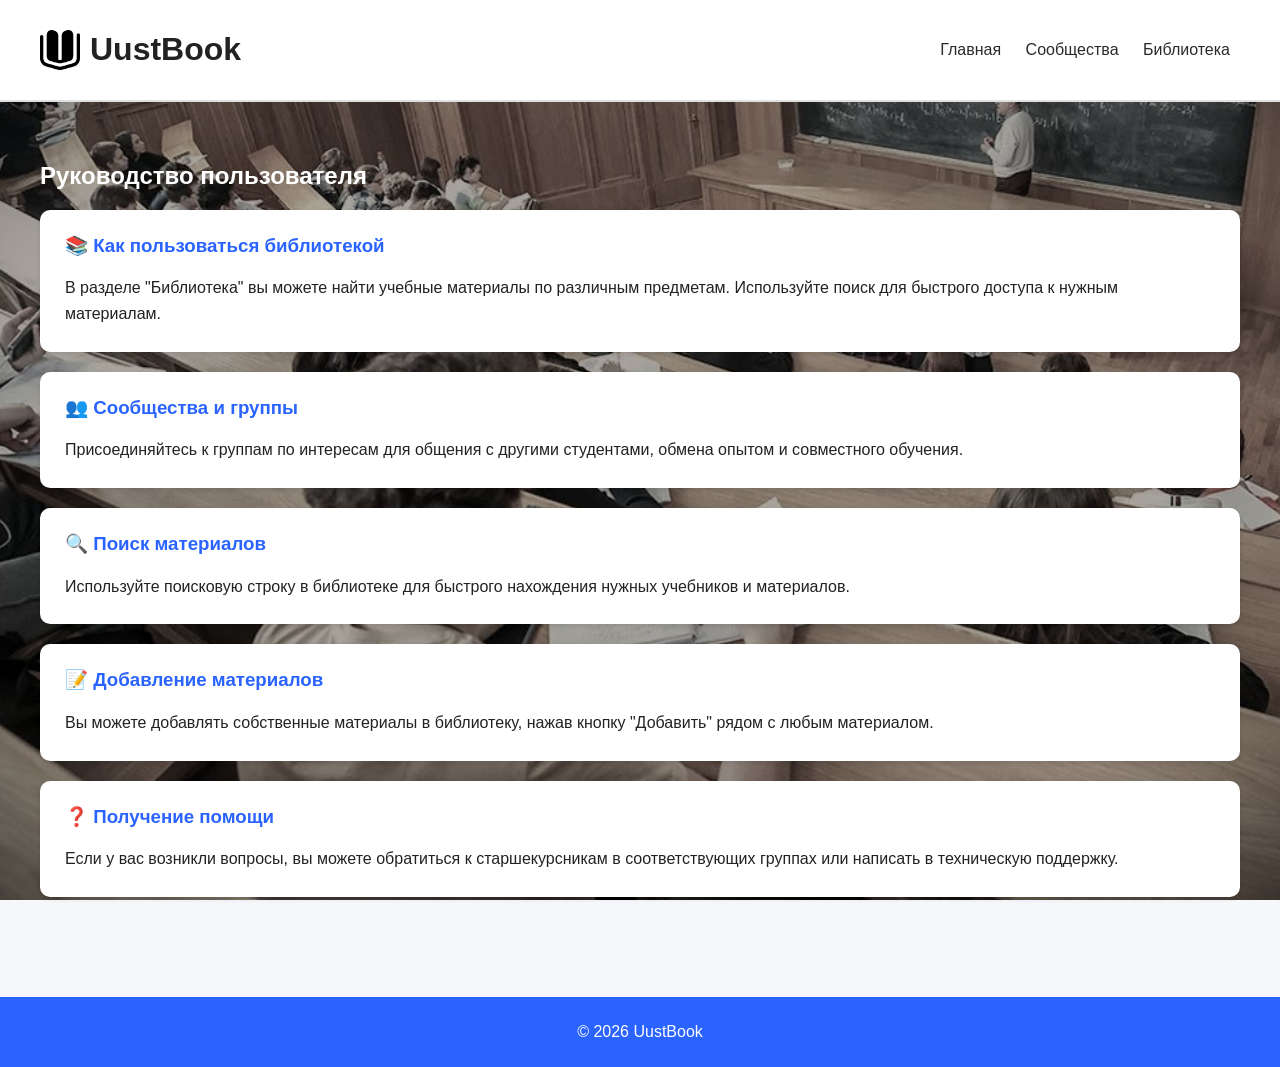
<file: guide.html>
<!DOCTYPE html>
<html lang="ru">
<head>
  <meta charset="UTF-8">
  <meta name="viewport" content="width=device-width, initial-scale=1.0">
  <title>UustBook — Руководство</title>
  <link rel="stylesheet" href="style.css">
</head>
<body>
  <header>
    <div class="logo">
      <img src="book-open-cover.png" alt="UustBook logo">
      <h1>UustBook</h1>
    </div>
    <nav>
      <a href="index.html">Главная</a>
      <a href="groups.html">Сообщества</a>
      <a href="library.html">Библиотека</a>
    </nav>
  </header>

  <main class="content">
    <h2 style="color: white;">Руководство пользователя</h2>
    
    <div class="guide-section">
      <h3>📚 Как пользоваться библиотекой</h3>
      <p>В разделе "Библиотека" вы можете найти учебные материалы по различным предметам. Используйте поиск для быстрого доступа к нужным материалам.</p>
    </div>

    <div class="guide-section">
      <h3>👥 Сообщества и группы</h3>
      <p>Присоединяйтесь к группам по интересам для общения с другими студентами, обмена опытом и совместного обучения.</p>
    </div>

    <div class="guide-section">
      <h3>🔍 Поиск материалов</h3>
      <p>Используйте поисковую строку в библиотеке для быстрого нахождения нужных учебников и материалов.</p>
    </div>

    <div class="guide-section">
      <h3>📝 Добавление материалов</h3>
      <p>Вы можете добавлять собственные материалы в библиотеку, нажав кнопку "Добавить" рядом с любым материалом.</p>
    </div>

    <div class="guide-section">
      <h3>❓ Получение помощи</h3>
      <p>Если у вас возникли вопросы, вы можете обратиться к старшекурсникам в соответствующих группах или написать в техническую поддержку.</p>
    </div>
  </main>

  <footer>
    <p>© 2026 UustBook</p>
  </footer>
</body>
</html>
</file>
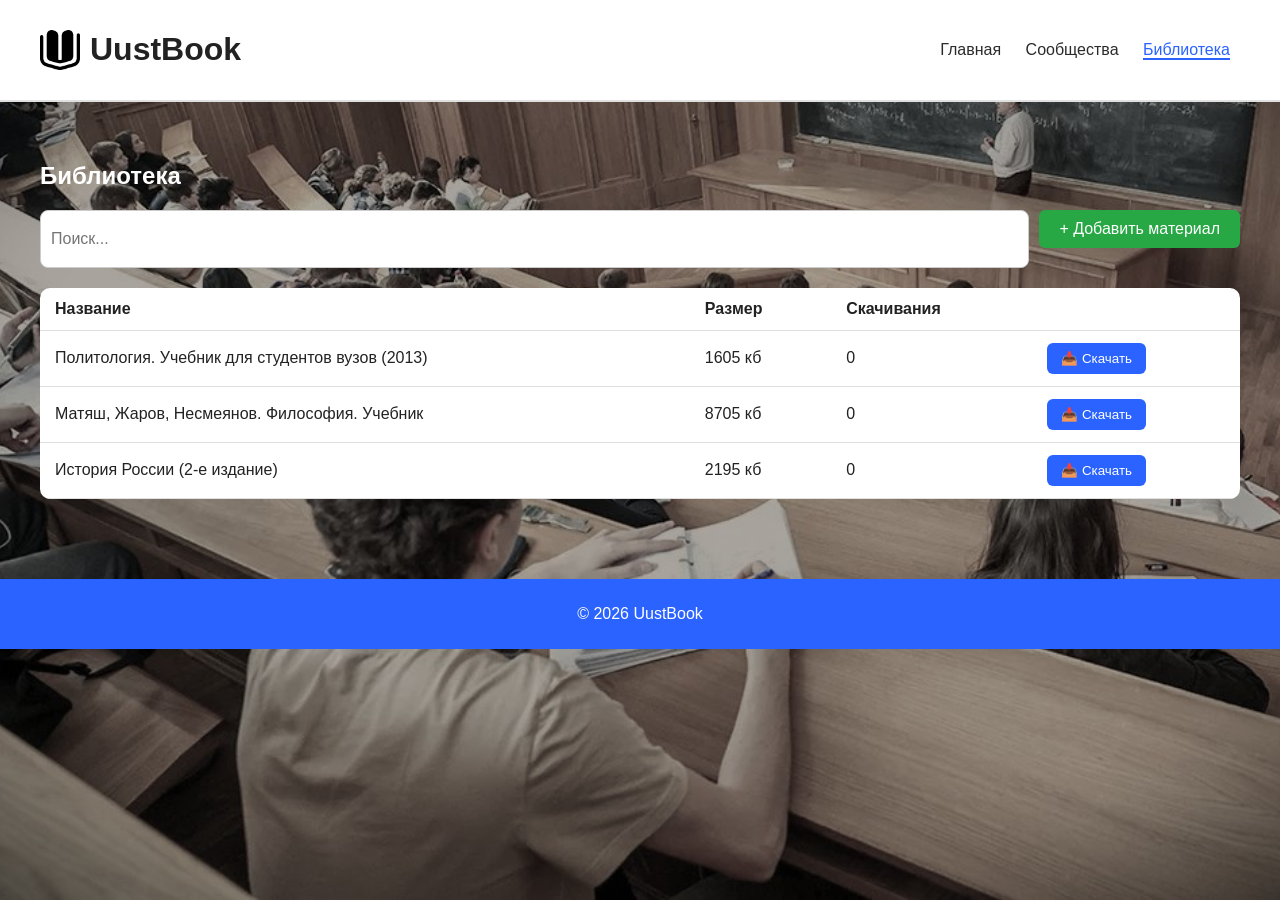
<file: library.html>
<!DOCTYPE html>
<html lang="ru">
<head>
  <meta charset="UTF-8">
  <meta name="viewport" content="width=device-width, initial-scale=1.0">
  <title>UustBook — Библиотека</title>
  <link rel="stylesheet" href="style.css">
  <style>
    .add-material-btn {
      background: #28a745;
      margin-bottom: 20px;
      padding: 10px 20px;
      font-size: 16px;
    }
    
    .add-material-btn:hover {
      background: #218838;
    }
    
    /* Модальное окно */
    .modal {
      display: none;
      position: fixed;
      top: 0;
      left: 0;
      width: 100%;
      height: 100%;
      background: rgba(0, 0, 0, 0.5);
      z-index: 1000;
      justify-content: center;
      align-items: center;
    }
    
    .modal-content {
      background: white;
      padding: 30px;
      border-radius: 10px;
      max-width: 500px;
      width: 90%;
      box-shadow: 0 5px 20px rgba(0,0,0,0.3);
    }
    
    .modal-content h3 {
      margin-top: 0;
      color: #2a63ff;
    }
    
    .modal-content input {
      width: 100%;
      padding: 10px;
      margin: 15px 0;
      border: 1px solid #ddd;
      border-radius: 6px;
      font-size: 16px;
      box-sizing: border-box;
    }
    
    .modal-content input:focus {
      outline: none;
      border-color: #2a63ff;
    }
    
    .modal-buttons {
      display: flex;
      gap: 10px;
      justify-content: flex-end;
    }
    
    .modal-buttons button {
      padding: 8px 20px;
      cursor: pointer;
    }
    
    .cancel-btn {
      background: #6c757d;
    }
    
    .cancel-btn:hover {
      background: #5a6268;
    }
    
    .file-info {
      background: #f8f9fa;
      padding: 10px;
      border-radius: 6px;
      margin: 10px 0;
      font-size: 14px;
      color: #666;
    }
    
    .delete-btn {
      background: #dc3545;
      margin-left: 10px;
    }
    
    .delete-btn:hover {
      background: #c82333;
    }
    
    .action-buttons {
      display: flex;
      gap: 5px;
    }
  </style>
</head>
<body>
  <header>
    <div class="logo">
      <img src="book-open-cover.png" alt="UustBook logo">
      <h1>UustBook</h1>
    </div>
    <nav>
      <a href="index.html">Главная</a>
      <a href="groups.html">Сообщества</a>
      <a href="library.html" class="active">Библиотека</a>
    </nav>
    <div class="user-info" id="userInfo" style="display: none;">
      <span id="userName"></span>
      <button onclick="logout()" class="logout-btn">Выйти</button>
    </div>
  </header>

  <main class="content">
    <h2 style="color: white;">Библиотека</h2>
    
    <div style="display: flex; gap: 10px; margin-bottom: 20px;">
      <input type="text" id="searchInput" placeholder="Поиск..." class="search-input" style="flex: 1;">
      <button id="addMaterialBtn" class="add-material-btn">+ Добавить материал</button>
    </div>

    <table class="library-table">
      <thead>
        <tr>
          <th>Название</th>
          <th>Размер</th>
          <th>Скачивания</th>
          <th></th>
        </tr>
      </thead>
      <tbody id="materialsList">
        <tr><td colspan="4" style="text-align: center;">Загрузка...</td></tr>
      </tbody>
    </table>
  </main>

  <!-- Модальное окно для добавления материала -->
  <div id="addModal" class="modal">
    <div class="modal-content">
      <h3>➕ Добавить новый материал</h3>
      <div class="file-info">
        📄 Информация о загруженном файле:<br>
        <span id="fileInfoText">Загрузка информации...</span>
      </div>
      <input type="text" id="materialTitle" placeholder="Введите название материала" autocomplete="off">
      <div class="modal-buttons">
        <button onclick="closeModal()" class="cancel-btn">Отмена</button>
        <button onclick="addMaterial()" class="btn">Добавить</button>
      </div>
    </div>
  </div>

  <footer>
    <p>© 2026 UustBook</p>
  </footer>

  <script src="database.js"></script>
  <script>
    let currentUser = null;
    let customMaterials = []; // Массив для пользовательских материалов
    
    // Загружаем пользовательские материалы из localStorage
    function loadCustomMaterials() {
      const saved = localStorage.getItem('customLibraryMaterials');
      if (saved) {
        customMaterials = JSON.parse(saved);
      }
    }
    
    // Сохраняем пользовательские материалы
    function saveCustomMaterials() {
      localStorage.setItem('customLibraryMaterials', JSON.stringify(customMaterials));
    }
    
    // Получение информации о файле 4.txt
    async function getFileInfo() {
      try {
        const response = await fetch('4.txt', { method: 'HEAD' });
        if (response.ok) {
          const size = response.headers.get('Content-Length');
          if (size) {
            const sizeKB = (parseInt(size) / 1024).toFixed(0);
            return `${sizeKB} кб`;
          }
        }
        return 'Неизвестный размер';
      } catch (error) {
        console.error('Ошибка получения информации о файле:', error);
        return 'Файл 4.txt доступен';
      }
    }
    
    // Показать модальное окно
    async function showAddModal() {
      if (!currentUser) {
        alert('Войдите в аккаунт, чтобы добавлять материалы');
        window.location.href = 'login.html';
        return;
      }
      
      const modal = document.getElementById('addModal');
      const fileInfoSpan = document.getElementById('fileInfoText');
      
      // Загружаем информацию о файле
      const fileInfo = await getFileInfo();
      fileInfoSpan.textContent = fileInfo;
      
      document.getElementById('materialTitle').value = '';
      modal.style.display = 'flex';
    }
    
    // Закрыть модальное окно
    function closeModal() {
      const modal = document.getElementById('addModal');
      modal.style.display = 'none';
    }
    
    // Добавить новый материал
    async function addMaterial() {
      const title = document.getElementById('materialTitle').value.trim();
      
      if (!title) {
        alert('Введите название материала');
        return;
      }
      
      // Получаем информацию о файле 4.txt
      const fileSize = await getFileInfo();
      
      // Создаем новый материал
      const newMaterial = {
        id: Date.now(), // уникальный ID на основе времени
        title: title,
        size: fileSize,
        downloads: 0,
        fileName: '4.txt', // всегда скачивает 4.txt
        isCustom: true // метка, что это пользовательский материал
      };
      
      // Добавляем в массив пользовательских материалов
      customMaterials.unshift(newMaterial); // добавляем в начало списка
      saveCustomMaterials();
      
      // Обновляем отображение
      await loadMaterials();
      closeModal();
      
      alert(`Материал "${title}" успешно добавлен!`);
    }
    
    // Удалить материал (только для пользовательских)
    async function deleteMaterial(materialId) {
      if (confirm('Вы уверены, что хотите удалить этот материал?')) {
        customMaterials = customMaterials.filter(m => m.id !== materialId);
        saveCustomMaterials();
        await loadMaterials();
        alert('Материал удален');
      }
    }
    
    // Загрузка всех материалов (стандартные + пользовательские)
    async function loadMaterials() {
      try {
        // Получаем стандартные материалы из базы данных
        let standardMaterials = await db.getAll('materials');
        
        // Объединяем с пользовательскими материалами
        let allMaterials = [...customMaterials, ...standardMaterials];
        
        // Применяем поиск
        const query = document.getElementById('searchInput').value.toLowerCase();
        if (query) {
          allMaterials = allMaterials.filter(m => 
            m.title.toLowerCase().includes(query)
          );
        }
        
        const tbody = document.getElementById('materialsList');
        
        if (!allMaterials || allMaterials.length === 0) {
          tbody.innerHTML = '<tr><td colspan="4" style="text-align: center;">Материалы не найдены</td></tr>';
          return;
        }
        
        tbody.innerHTML = '';
        
        for (const material of allMaterials) {
          const row = tbody.insertRow();
          row.insertCell(0).textContent = material.title;
          row.insertCell(1).textContent = material.size;
          row.insertCell(2).textContent = material.downloads || 0;
          
          const actionCell = row.insertCell(3);
          const actionDiv = document.createElement('div');
          actionDiv.className = 'action-buttons';
          
          // Кнопка скачивания
          const downloadBtn = document.createElement('button');
          downloadBtn.textContent = '📥 Скачать';
          downloadBtn.onclick = () => downloadMaterial(material);
          actionDiv.appendChild(downloadBtn);
          
          // Кнопка удаления (только для пользовательских материалов)
          if (material.isCustom) {
            const deleteBtn = document.createElement('button');
            deleteBtn.textContent = '🗑 Удалить';
            deleteBtn.className = 'delete-btn';
            deleteBtn.onclick = () => deleteMaterial(material.id);
            actionDiv.appendChild(deleteBtn);
          }
          
          actionCell.appendChild(actionDiv);
        }
      } catch (error) {
        console.error('Ошибка загрузки материалов:', error);
        document.getElementById('materialsList').innerHTML = '<tr><td colspan="4" style="text-align: center; color: red;">Ошибка загрузки материалов</td></tr>';
      }
    }
    
    // Функция скачивания
    async function downloadMaterial(material) {
      try {
        // Определяем какой файл скачивать
        let fileToDownload = '';
        
        // Для пользовательских материалов всегда 4.txt
        if (material.isCustom) {
          fileToDownload = '4.txt';
        } else {
          // Для стандартных материалов из data.json
          if (material.id === 1) {
            fileToDownload = '1.txt';
          } else if (material.id === 2) {
            fileToDownload = '2.txt';
          } else {
            fileToDownload = '1.txt';
          }
        }
        
        // Увеличиваем счетчик скачиваний
        if (material.isCustom) {
          // Для пользовательских материалов обновляем счетчик в customMaterials
          const index = customMaterials.findIndex(m => m.id === material.id);
          if (index !== -1) {
            customMaterials[index].downloads++;
            saveCustomMaterials();
          }
        } else {
          // Для стандартных материалов используем БД
          await db.downloadMaterial(material.id);
        }
        
        // Создаем ссылку для скачивания
        const link = document.createElement('a');
        link.href = fileToDownload;
        link.download = fileToDownload;
        document.body.appendChild(link);
        link.click();
        document.body.removeChild(link);
        
        console.log(`Скачивание файла ${fileToDownload} для материала ${material.title}`);
        
        // Обновляем счетчик на странице
        await loadMaterials();
        
      } catch (error) {
        console.error('Ошибка скачивания:', error);
        alert('Ошибка при скачивании файла');
      }
    }
    
    // Инициализация страницы
    window.onload = async function() {
      // Ждем готовности базы данных
      if (db && typeof db.waitForReady === 'function') {
        await db.waitForReady();
      }
      
      console.log('База данных готова, загружаем библиотеку...');
      
      currentUser = db.getCurrentUser();
      
      if (currentUser) {
        document.getElementById('userInfo').style.display = 'flex';
        document.getElementById('userName').textContent = currentUser.fullname;
      }
      
      // Загружаем пользовательские материалы
      loadCustomMaterials();
      
      // Загружаем все материалы
      await loadMaterials();
      
      // Обработчики событий
      document.getElementById('searchInput').addEventListener('input', loadMaterials);
      document.getElementById('addMaterialBtn').addEventListener('click', showAddModal);
      
      // Закрытие модального окна при клике вне его
      window.onclick = function(event) {
        const modal = document.getElementById('addModal');
        if (event.target === modal) {
          closeModal();
        }
      };
    };
    
    // Функция выхода
    async function logout() {
      db.logout();
      window.location.href = 'index.html';
    }
  </script>
</body>
</html>
</file>
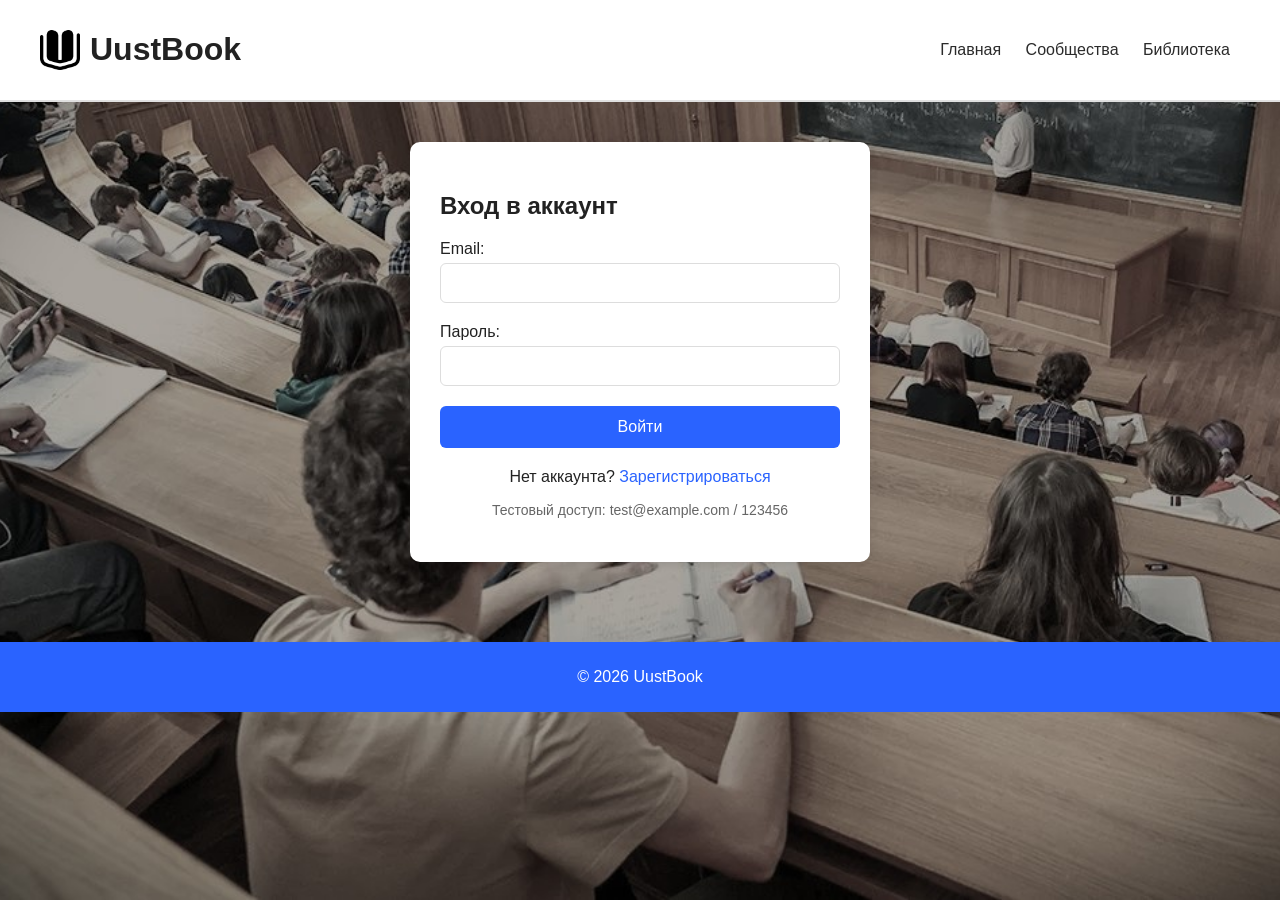
<file: login.html>
<!DOCTYPE html>
<html lang="ru">
<head>
  <meta charset="UTF-8">
  <meta name="viewport" content="width=device-width, initial-scale=1.0">
  <title>UustBook — Вход</title>
  <link rel="stylesheet" href="style.css">
</head>
<body>
  <header>
    <div class="logo">
      <img src="book-open-cover.png" alt="UustBook logo">
      <h1>UustBook</h1>
    </div>
    <nav>
      <a href="index.html">Главная</a>
      <a href="groups.html">Сообщества</a>
      <a href="library.html">Библиотека</a>
    </nav>
  </header>

  <main class="content">
    <div class="auth-form">
      <h2>Вход в аккаунт</h2>
      <form id="loginForm">
        <div class="form-group">
          <label for="email">Email:</label>
          <input type="email" id="email" name="email" required>
        </div>
        <div class="form-group">
          <label for="password">Пароль:</label>
          <input type="password" id="password" name="password" required>
        </div>
        <button type="submit" class="btn">Войти</button>
      </form>
      <p>Нет аккаунта? <a href="register.html">Зарегистрироваться</a></p>
      <p style="margin-top: 10px; font-size: 14px; color: #666;">Тестовый доступ: test@example.com / 123456</p>
      <div id="debugInfo" style="margin-top: 10px; font-size: 12px; color: #999;"></div>
    </div>
  </main>

  <footer>
    <p>© 2026 UustBook</p>
  </footer>

  <script src="database.js"></script>
  <script>
    document.getElementById('loginForm').addEventListener('submit', async function(e) {
      e.preventDefault();
      
      const email = document.getElementById('email').value;
      const password = document.getElementById('password').value;
      const debugDiv = document.getElementById('debugInfo');
      
      debugDiv.textContent = 'Проверка...';
      
      try {
        // Ждем готовности базы данных
        await db.waitForReady();
        
        debugDiv.textContent = 'База данных готова, выполняем вход...';
        
        const user = await db.loginUser(email, password);
        debugDiv.textContent = 'Вход выполнен! Перенаправление...';
        
        alert('Вход выполнен успешно!');
        window.location.href = 'index.html';
      } catch (error) {
        debugDiv.textContent = 'Ошибка: ' + error.message;
        alert('Ошибка: ' + error.message);
      }
    });
  </script>
</body>
</html>
</file>
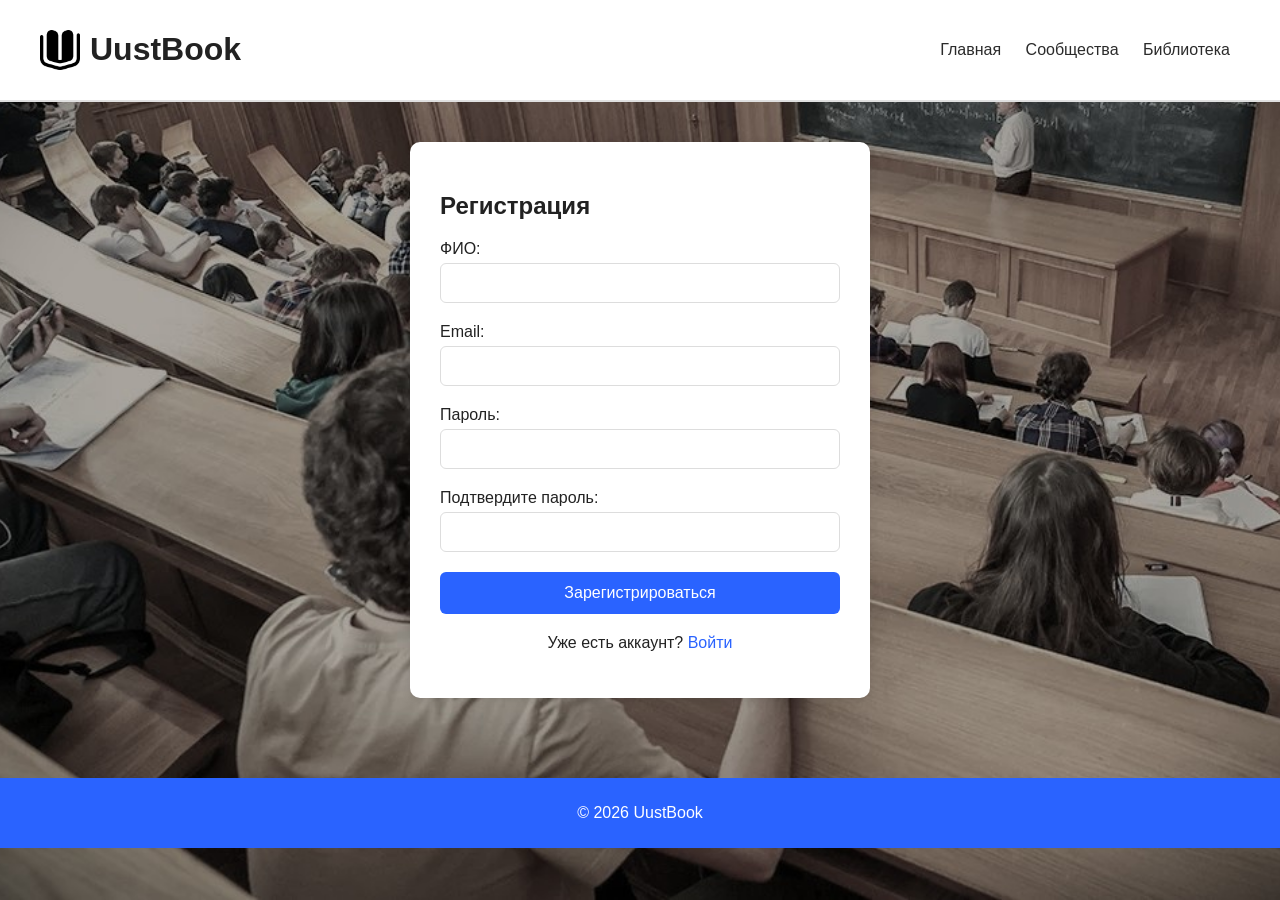
<file: register.html>
<!DOCTYPE html>
<html lang="ru">
<head>
  <meta charset="UTF-8">
  <meta name="viewport" content="width=device-width, initial-scale=1.0">
  <title>UustBook — Регистрация</title>
  <link rel="stylesheet" href="style.css">
</head>
<body>
  <header>
    <div class="logo">
      <img src="book-open-cover.png" alt="UustBook logo">
      <h1>UustBook</h1>
    </div>
    <nav>
      <a href="index.html">Главная</a>
      <a href="groups.html">Сообщества</a>
      <a href="library.html">Библиотека</a>
    </nav>
  </header>

  <main class="content">
    <div class="auth-form">
      <h2>Регистрация</h2>
      <form id="registerForm">
        <div class="form-group">
          <label for="fullname">ФИО:</label>
          <input type="text" id="fullname" name="fullname" required>
        </div>
        <div class="form-group">
          <label for="email">Email:</label>
          <input type="email" id="email" name="email" required>
        </div>
        <div class="form-group">
          <label for="password">Пароль:</label>
          <input type="password" id="password" name="password" required>
        </div>
        <div class="form-group">
          <label for="confirm-password">Подтвердите пароль:</label>
          <input type="password" id="confirm-password" name="confirm-password" required>
        </div>
        <button type="submit" class="btn">Зарегистрироваться</button>
      </form>
      <p>Уже есть аккаунт? <a href="login.html">Войти</a></p>
      <div id="debugInfo" style="margin-top: 10px; font-size: 12px; color: #999;"></div>
    </div>
  </main>

  <footer>
    <p>© 2026 UustBook</p>
  </footer>

  <script src="database.js"></script>
  <script>
    document.getElementById('registerForm').addEventListener('submit', async function(e) {
      e.preventDefault();
      
      const fullname = document.getElementById('fullname').value;
      const email = document.getElementById('email').value;
      const password = document.getElementById('password').value;
      const confirmPassword = document.getElementById('confirm-password').value;
      const debugDiv = document.getElementById('debugInfo');
      
      if (password !== confirmPassword) {
        debugDiv.textContent = 'Пароли не совпадают';
        alert('Пароли не совпадают');
        return;
      }
      
      if (password.length < 4) {
        debugDiv.textContent = 'Пароль должен быть не менее 4 символов';
        alert('Пароль должен быть не менее 4 символов');
        return;
      }
      
      debugDiv.textContent = 'Проверка...';
      
      try {
        // Ждем готовности базы данных
        await db.waitForReady();
        
        debugDiv.textContent = 'База данных готова, регистрируем...';
        
        await db.registerUser({ fullname, email, password });
        debugDiv.textContent = 'Регистрация успешна!';
        
        alert('Регистрация успешна! Теперь войдите в аккаунт.');
        window.location.href = 'login.html';
      } catch (error) {
        debugDiv.textContent = 'Ошибка: ' + error.message;
        alert('Ошибка: ' + error.message);
      }
    });
  </script>
</body>
</html>
</file>
<file: style.css>
body {font-family: "Segoe UI", sans-serif;margin: 0;background-color: #f5f7fb;color: #222222;}
header {background: #ffffff;display: flex;justify-content: space-between;align-items: center;padding: 10px 40px;border-bottom: 2px solid #e0e0e0;}
.logo {display: flex;align-items: center;gap: 10px;}
.logo img {width: 40px;}
nav a {margin: 0 10px;text-decoration: none;color: #2b2b2b;font-weight: 500;}
nav a.active {color: #2a63ff;border-bottom: 2px solid #2a63ff;}
.auth a {color: #2a63ff;text-decoration: none;}
.hero {background: url('uni.jpg') center/cover no-repeat;color: white;text-align: left;padding: 120px 60px;}
.hero-text {max-width: 600px;background: rgba(0,0,0,0.5);padding: 20px;border-radius: 12px;}
.hero-buttons .btn {display: inline-block;margin: 10px 10px 0 0;padding: 10px 18px;background: #2a63ff;color: white;border-radius: 8px;text-decoration: none;transition: 0.3s;}
.hero-buttons .btn:hover {background: #0040ff;}
.content {padding: 40px;}
.group-table, .library-table {width: 100%;border-collapse: collapse;margin-top: 20px;background: white;border-radius: 10px;overflow: hidden;}
.group-table th, .group-table td, .library-table th, .library-table td {padding: 12px 15px;text-align: left;border-bottom: 1px solid #e0e0e0;}
button {background: #2a63ff;color: white;border: none;border-radius: 6px;padding: 8px 14px;cursor: pointer;transition: 0.3s;}
button:hover {background: #0040ff;}
.search-input {width: 100%;padding: 10px;font-size: 16px;border: 1px solid #ccc;border-radius: 8px;}
footer {text-align: center;background: #2a63ff;color: white;padding: 10px 0;margin-top: 40px;}

.auth-form {
  max-width: 400px;
  margin: 0 auto;
  background: white;
  padding: 30px;
  border-radius: 10px;
  box-shadow: 0 2px 10px rgba(0,0,0,0.1);
}

.form-group {
  margin-bottom: 20px;
}

.form-group label {
  display: block;
  margin-bottom: 5px;
  font-weight: 500;
}

.form-group input {
  width: 100%;
  padding: 10px;
  border: 1px solid #ddd;
  border-radius: 6px;
  font-size: 16px;
  box-sizing: border-box;
}

.auth-form .btn {
  width: 100%;
  padding: 12px;
  background: #2a63ff;
  color: white;
  border: none;
  border-radius: 6px;
  font-size: 16px;
  cursor: pointer;
  transition: 0.3s;
}

.auth-form .btn:hover {
  background: #0040ff;
}

.auth-form p {
  text-align: center;
  margin-top: 20px;
}

.auth-form a {
  color: #2a63ff;
  text-decoration: none;
}

/* Стили для страницы руководства */
.guide-section {
  background: white;
  padding: 25px;
  margin-bottom: 20px;
  border-radius: 10px;
  box-shadow: 0 2px 5px rgba(0,0,0,0.1);
}

.guide-section h3 {
  color: #2a63ff;
  margin-top: 0;
}

.guide-section p {
  line-height: 1.6;
  margin-bottom: 0;
}
body {
  font-family: "Segoe UI", sans-serif;
  margin: 0;
  background-image: url('uni.jpg');
  background-size: cover;
  background-position: center;
  background-attachment: fixed;
  background-repeat: no-repeat;
  color: #222;
}
</file>
